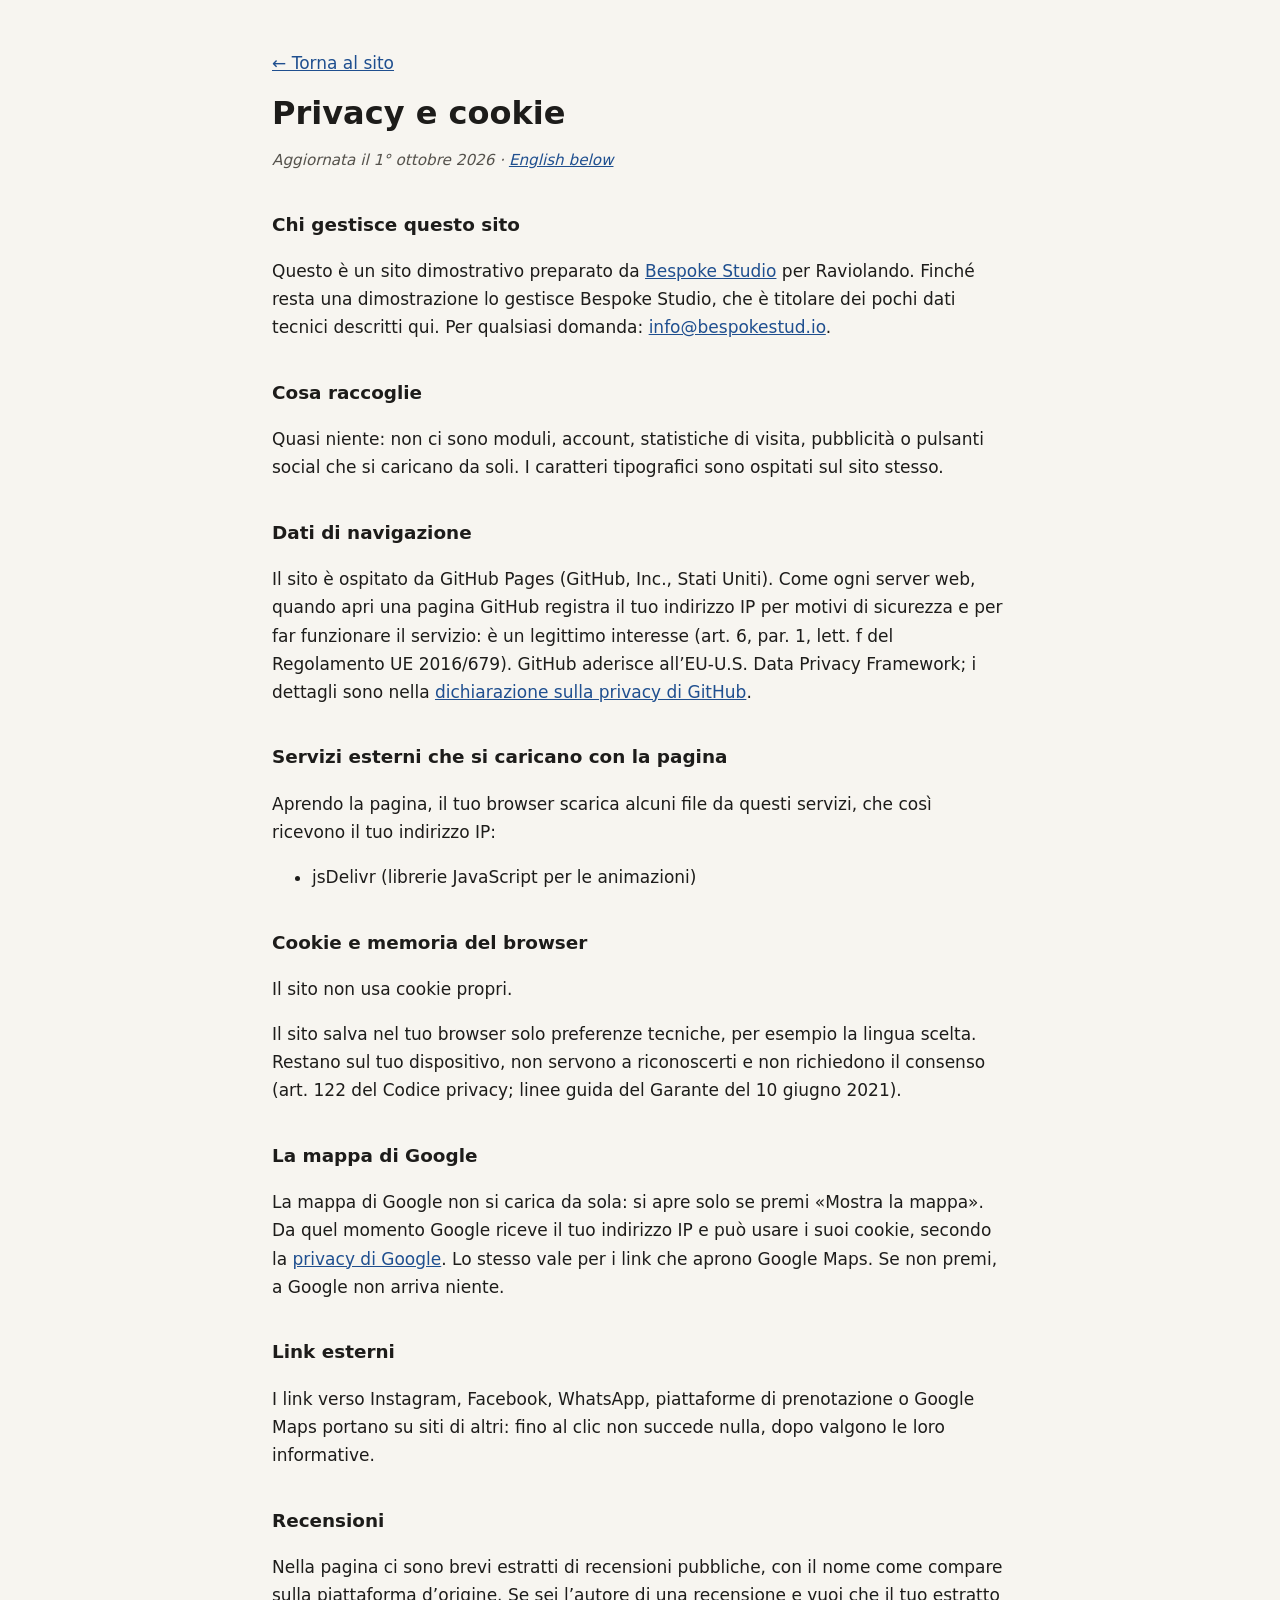
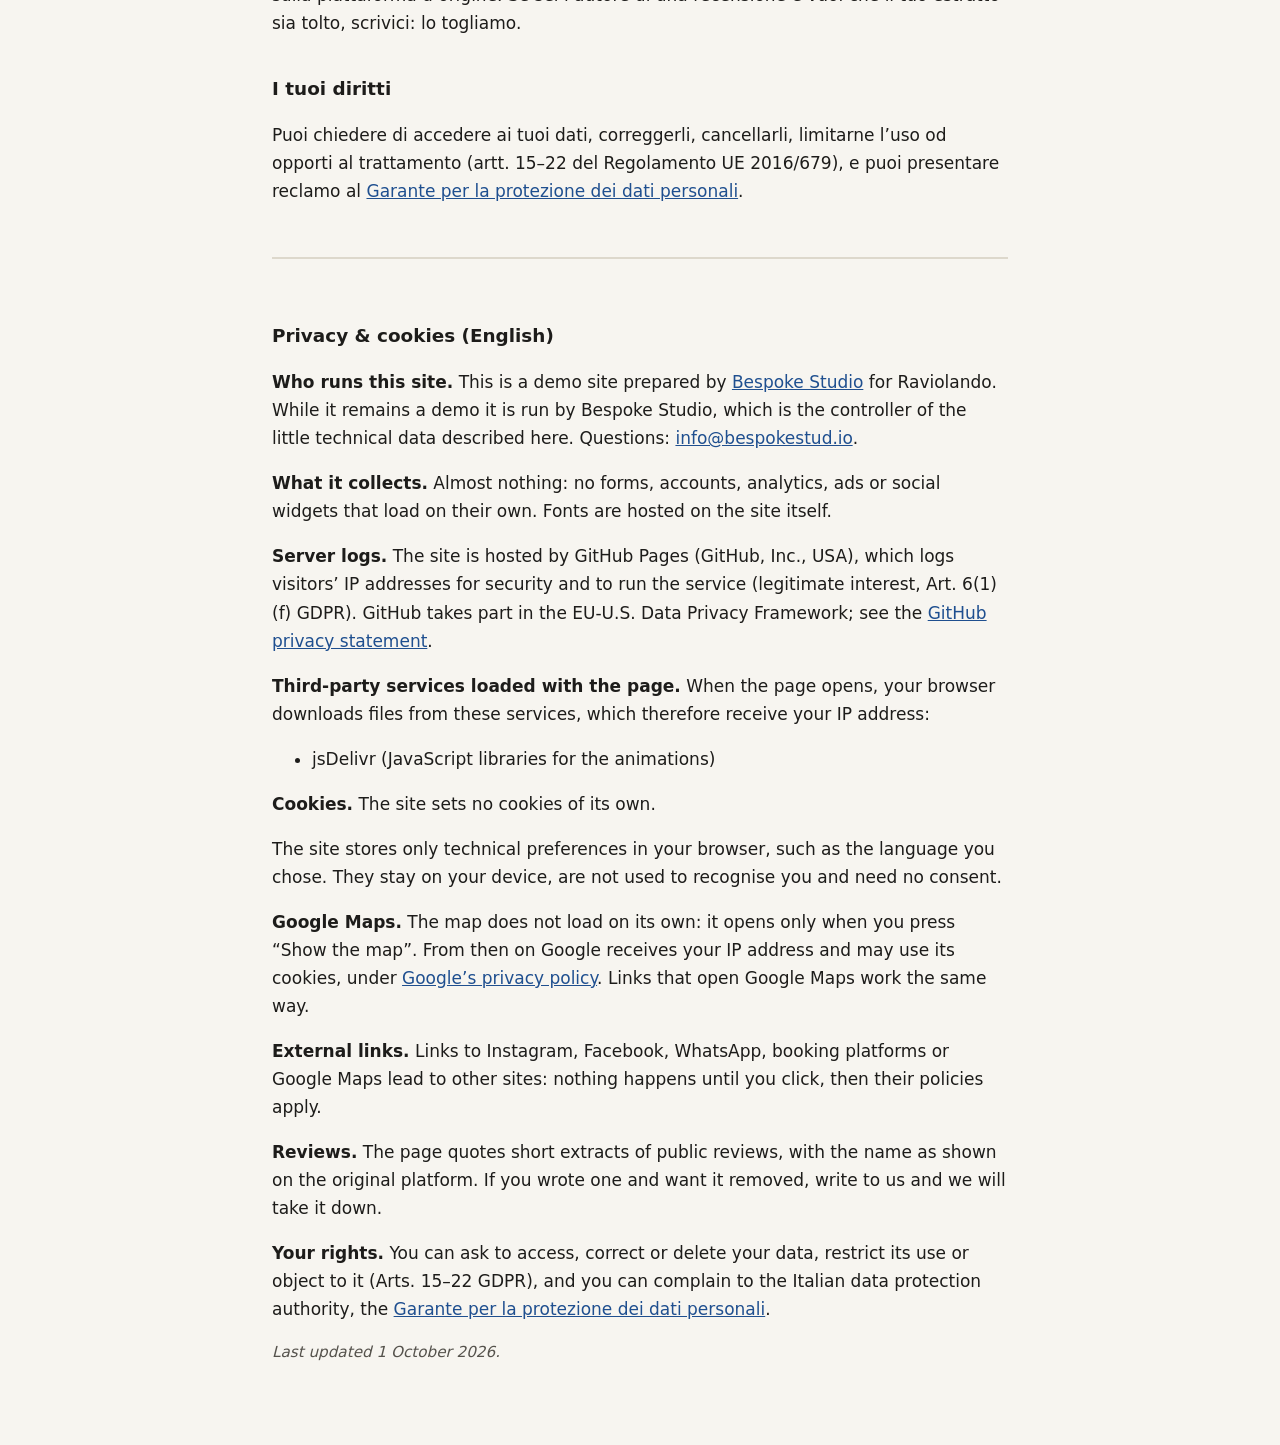
<file: privacy.html>
<!DOCTYPE html>
<html lang="it">
<head>
  <meta charset="UTF-8">
  <meta name="viewport" content="width=device-width, initial-scale=1.0">
  <meta name="robots" content="noindex">
  <title>Privacy e cookie · Raviolando</title>
  <meta name="description" content="Informativa privacy e cookie del sito Raviolando.">
  <style>
    body { margin: 0; background: #f7f5f0; color: #1d1c1a; font: 17px/1.65 system-ui, -apple-system, "Segoe UI", Roboto, sans-serif; }
    main { max-width: 46rem; margin: 0 auto; padding: 32px 20px 64px; }
    h1 { font-size: 2rem; line-height: 1.2; margin: 0.4em 0 0.2em; }
    h2 { font-size: 1.15rem; margin: 2em 0 0.4em; }
    a { color: #1f4f8f; }
    .data { color: #55524c; font-style: italic; font-size: 0.95rem; }
    .en { margin-top: 3em; padding-top: 1.5em; border-top: 2px solid #ddd8cc; }
    code { font-size: 0.9em; background: #ebe7dc; padding: 0 4px; border-radius: 3px; }
  </style>
</head>
<body>
<main>
  <p><a href="index.html">← Torna al sito</a></p>
  <h1>Privacy e cookie</h1>
  <p class="data">Aggiornata il 1° ottobre 2026 · <a href="#english" lang="en">English below</a></p>
  <h2>Chi gestisce questo sito</h2>
  <p>Questo è un sito dimostrativo preparato da <a href="https://bespokestud.io" rel="noopener">Bespoke Studio</a> per Raviolando. Finché resta una dimostrazione lo gestisce Bespoke Studio, che è titolare dei pochi dati tecnici descritti qui. Per qualsiasi domanda: <a href="mailto:info@bespokestud.io">info@bespokestud.io</a>.</p>
  <h2>Cosa raccoglie</h2>
  <p>Quasi niente: non ci sono moduli, account, statistiche di visita, pubblicità o pulsanti social che si caricano da soli. I caratteri tipografici sono ospitati sul sito stesso.</p>
  <h2>Dati di navigazione</h2>
  <p>Il sito è ospitato da GitHub Pages (GitHub, Inc., Stati Uniti). Come ogni server web, quando apri una pagina GitHub registra il tuo indirizzo IP per motivi di sicurezza e per far funzionare il servizio: è un legittimo interesse (art. 6, par. 1, lett. f del Regolamento UE 2016/679). GitHub aderisce all’EU-U.S. Data Privacy Framework; i dettagli sono nella <a href="https://docs.github.com/site-policy/privacy-policies/github-general-privacy-statement" rel="noopener">dichiarazione sulla privacy di GitHub</a>.</p>
  <h2>Servizi esterni che si caricano con la pagina</h2>
  <p>Aprendo la pagina, il tuo browser scarica alcuni file da questi servizi, che così ricevono il tuo indirizzo IP:</p>
  <ul><li>jsDelivr (librerie JavaScript per le animazioni)</li></ul>
  <h2>Cookie e memoria del browser</h2>
  <p>Il sito non usa cookie propri.</p>
  <p>Il sito salva nel tuo browser solo preferenze tecniche, per esempio la lingua scelta. Restano sul tuo dispositivo, non servono a riconoscerti e non richiedono il consenso (art. 122 del Codice privacy; linee guida del Garante del 10 giugno 2021).</p>
  <h2>La mappa di Google</h2>
  <p>La mappa di Google non si carica da sola: si apre solo se premi «Mostra la mappa». Da quel momento Google riceve il tuo indirizzo IP e può usare i suoi cookie, secondo la <a href="https://policies.google.com/privacy?hl=it" rel="noopener">privacy di Google</a>. Lo stesso vale per i link che aprono Google Maps. Se non premi, a Google non arriva niente.</p>
  <h2>Link esterni</h2>
  <p>I link verso Instagram, Facebook, WhatsApp, piattaforme di prenotazione o Google Maps portano su siti di altri: fino al clic non succede nulla, dopo valgono le loro informative.</p>
  <h2>Recensioni</h2>
  <p>Nella pagina ci sono brevi estratti di recensioni pubbliche, con il nome come compare sulla piattaforma d’origine. Se sei l’autore di una recensione e vuoi che il tuo estratto sia tolto, scrivici: lo togliamo.</p>
  <h2>I tuoi diritti</h2>
  <p>Puoi chiedere di accedere ai tuoi dati, correggerli, cancellarli, limitarne l’uso od opporti al trattamento (artt. 15–22 del Regolamento UE 2016/679), e puoi presentare reclamo al <a href="https://www.garanteprivacy.it" rel="noopener">Garante per la protezione dei dati personali</a>.</p>
  <div class="en" id="english" lang="en">
    <h2>Privacy &amp; cookies (English)</h2>
    <p><strong>Who runs this site.</strong> This is a demo site prepared by <a href="https://bespokestud.io" rel="noopener">Bespoke Studio</a> for Raviolando. While it remains a demo it is run by Bespoke Studio, which is the controller of the little technical data described here. Questions: <a href="mailto:info@bespokestud.io">info@bespokestud.io</a>.</p>
    <p><strong>What it collects.</strong> Almost nothing: no forms, accounts, analytics, ads or social widgets that load on their own. Fonts are hosted on the site itself.</p>
    <p><strong>Server logs.</strong> The site is hosted by GitHub Pages (GitHub, Inc., USA), which logs visitors’ IP addresses for security and to run the service (legitimate interest, Art. 6(1)(f) GDPR). GitHub takes part in the EU-U.S. Data Privacy Framework; see the <a href="https://docs.github.com/site-policy/privacy-policies/github-general-privacy-statement" rel="noopener">GitHub privacy statement</a>.</p>
    <p><strong>Third-party services loaded with the page.</strong> When the page opens, your browser downloads files from these services, which therefore receive your IP address:</p><ul><li>jsDelivr (JavaScript libraries for the animations)</li></ul>
    <p><strong>Cookies.</strong> The site sets no cookies of its own.</p>
    <p>The site stores only technical preferences in your browser, such as the language you chose. They stay on your device, are not used to recognise you and need no consent.</p>
    <p><strong>Google Maps.</strong> The map does not load on its own: it opens only when you press “Show the map”. From then on Google receives your IP address and may use its cookies, under <a href="https://policies.google.com/privacy?hl=en" rel="noopener">Google’s privacy policy</a>. Links that open Google Maps work the same way.</p>
    <p><strong>External links.</strong> Links to Instagram, Facebook, WhatsApp, booking platforms or Google Maps lead to other sites: nothing happens until you click, then their policies apply.</p>
    <p><strong>Reviews.</strong> The page quotes short extracts of public reviews, with the name as shown on the original platform. If you wrote one and want it removed, write to us and we will take it down.</p>
    <p><strong>Your rights.</strong> You can ask to access, correct or delete your data, restrict its use or object to it (Arts. 15–22 GDPR), and you can complain to the Italian data protection authority, the <a href="https://www.garanteprivacy.it" rel="noopener">Garante per la protezione dei dati personali</a>.</p>
    <p class="data">Last updated 1 October 2026.</p>
  </div>
</main>
</body>
</html>
</file>
